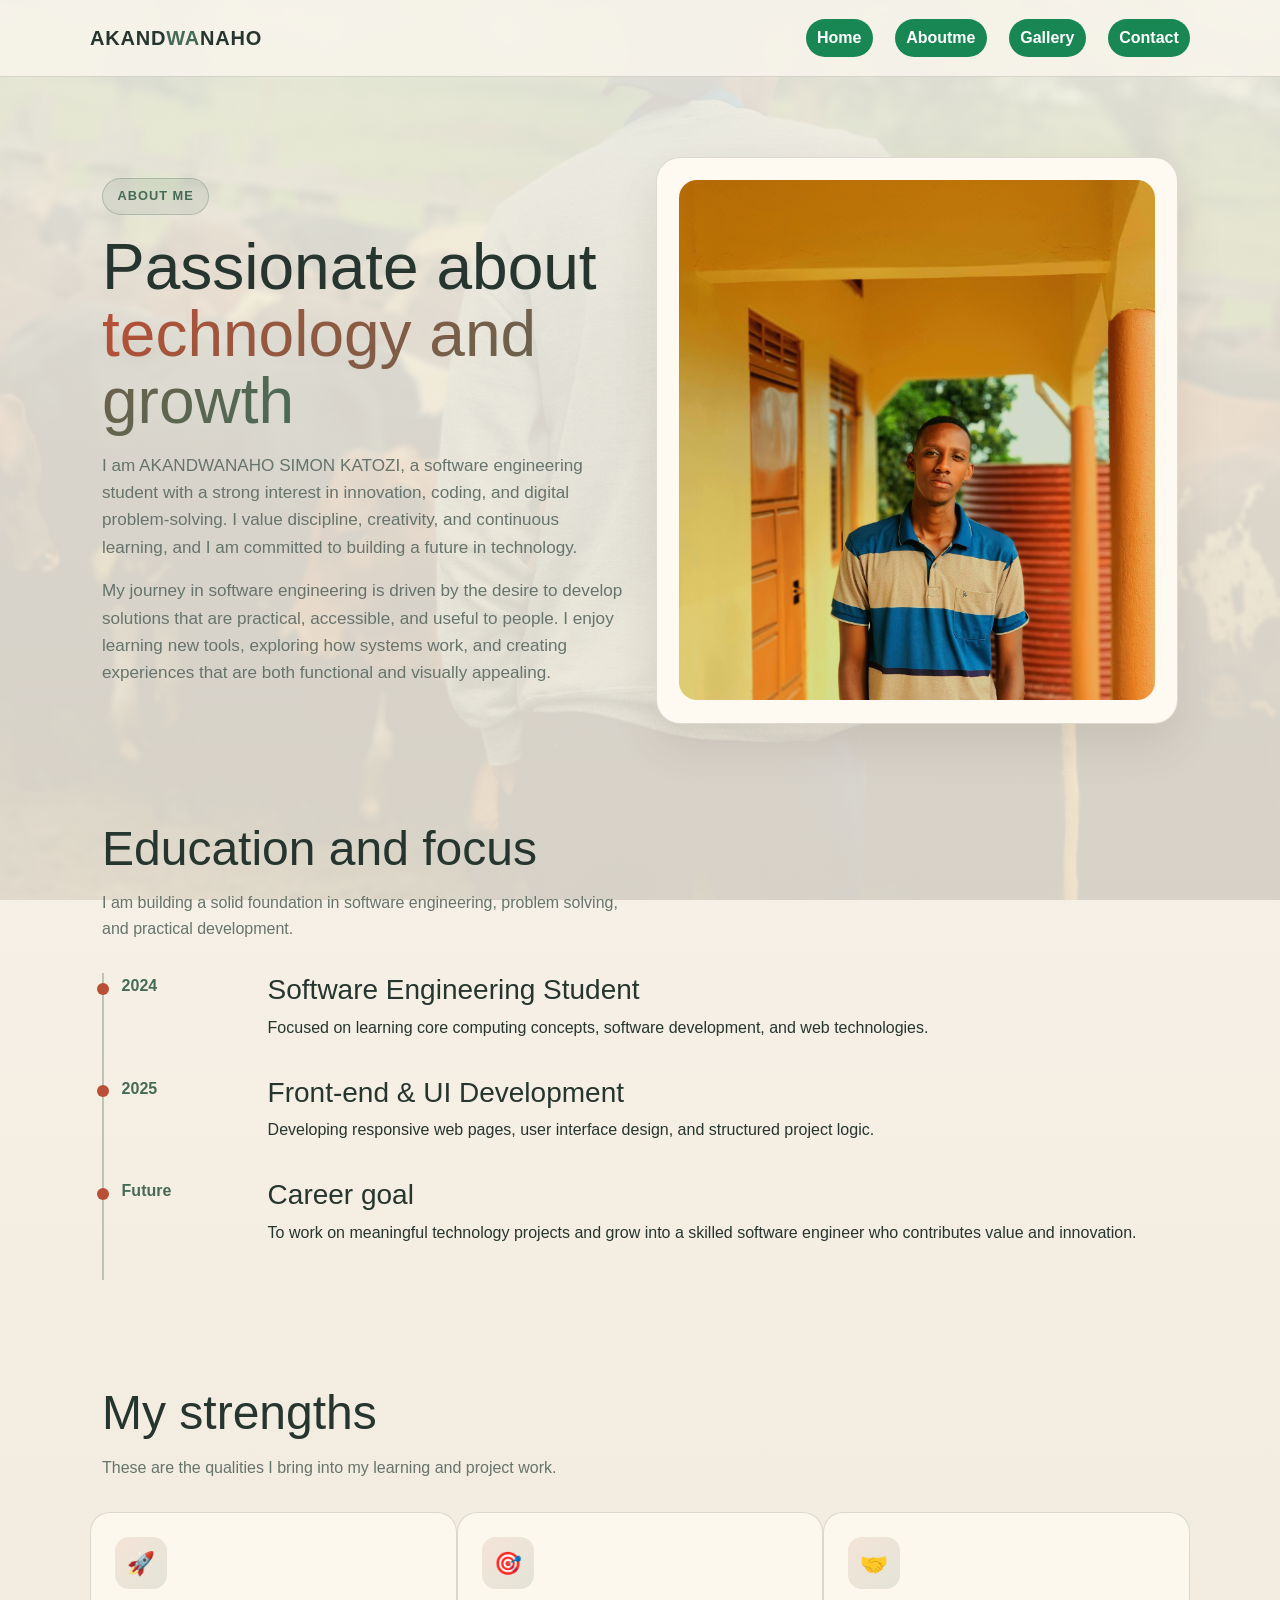
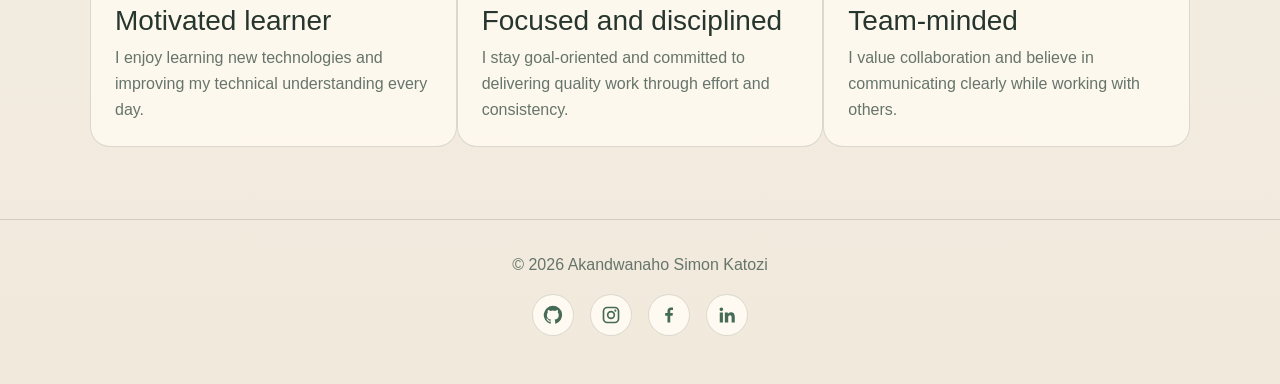
<file: aboutme.html>
<!DOCTYPE html>
<html lang="en">

<head>
    <meta charset="UTF-8">
    <meta name="viewport" content="width=device-width, initial-scale=1.0">
    <title>About Me | AKANDWANAHO SIMON KATOZI</title>
    <link href="https://cdn.jsdelivr.net/npm/bootstrap@5.3.3/dist/css/bootstrap.min.css" rel="stylesheet">
    <link rel="stylesheet" href="styles.css">
</head>

<body>
    <header class="site-header">
        <div class="container navbar">
            <a href="index.html" class="brand">AKAND<span>WA</span>NAHO</a>
            <nav class="nav-links" aria-label="Main navigation">
                <a href="index.html">Home</a>
                <a href="aboutme.html" class="active">Aboutme</a>
                <a href="gallery.html">Gallery</a>
                <a href="contact.html">Contact</a>
            </nav>
        </div>
    </header>

    <main>
        <section class="hero">
            <div class="container split">
                <div>
                    <span class="kicker">About me</span>
                    <h1>Passionate about <span class="highlight">technology and growth</span></h1>
                    <p>
                        I am AKANDWANAHO SIMON KATOZI, a software engineering student with a strong interest in
                        innovation,
                        coding, and digital problem-solving. I value discipline, creativity, and continuous learning,
                        and I am committed to building a future in technology.
                    </p>
                    <p>
                        My journey in software engineering is driven by the desire to develop solutions that are
                        practical, accessible, and useful to people.
                        I enjoy learning new tools, exploring how systems work, and creating experiences that are both
                        functional and visually appealing.
                    </p>
                </div>
                <div class="hero-panel profile-card">
                    <img src="20251207_083736.jpg" alt="Profile photo of Akandwanaho Simon Katozi">
                </div>
            </div>
        </section>

        <section>
            <div class="container">
                <div class="section-header">
                    <h2>Education and focus</h2>
                    <p>I am building a solid foundation in software engineering, problem solving, and practical
                        development.</p>
                </div>

                <div class="timeline">
                    <div class="timeline-item">
                        <div class="year">2024</div>
                        <div>
                            <h3>Software Engineering Student</h3>
                            <p>Focused on learning core computing concepts, software development, and web technologies.
                            </p>
                        </div>
                    </div>
                    <div class="timeline-item">
                        <div class="year">2025</div>
                        <div>
                            <h3>Front-end & UI Development</h3>
                            <p>Developing responsive web pages, user interface design, and structured project logic.</p>
                        </div>
                    </div>
                    <div class="timeline-item">
                        <div class="year">Future</div>
                        <div>
                            <h3>Career goal</h3>
                            <p>To work on meaningful technology projects and grow into a skilled software engineer who
                                contributes value and innovation.</p>
                        </div>
                    </div>
                </div>
            </div>
        </section>

        <section>
            <div class="container">
                <div class="section-header">
                    <h2>My strengths</h2>
                    <p>These are the qualities I bring into my learning and project work.</p>
                </div>
                <div class="skill-grid row g-4">
                    <div class="skill-item col-12 col-md-4">
                        <div class="icon">🚀</div>
                        <h3>Motivated learner</h3>
                        <p>I enjoy learning new technologies and improving my technical understanding every day.</p>
                    </div>
                    <div class="skill-item col-12 col-md-4">
                        <div class="icon">🎯</div>
                        <h3>Focused and disciplined</h3>
                        <p>I stay goal-oriented and committed to delivering quality work through effort and consistency.
                        </p>
                    </div>
                    <div class="skill-item col-12 col-md-4">
                        <div class="icon">🤝</div>
                        <h3>Team-minded</h3>
                        <p>I value collaboration and believe in communicating clearly while working with others.</p>
                    </div>
                </div>
            </div>
        </section>
    </main>

    <footer class="site-footer">
        <div class="container">
            <div>© 2026 Akandwanaho Simon Katozi</div>
            <div class="social-icons" aria-label="Social media icons">
                <span class="social-icon" role="img" aria-label="GitHub">
                    <svg viewBox="0 0 24 24" aria-hidden="true"><path d="M12 .9a11.1 11.1 0 0 0-3.51 21.63c.55.1.76-.24.76-.53v-2.08c-3.1.67-3.76-1.32-3.76-1.32-.5-1.28-1.23-1.62-1.23-1.62-1.01-.69.08-.68.08-.68 1.12.08 1.71 1.15 1.71 1.15 1 .1.69 2.08 3.03 1.46.1-.72.39-1.21.7-1.49-2.47-.28-5.07-1.24-5.07-5.5 0-1.22.44-2.21 1.15-2.99-.12-.28-.5-1.42.11-2.95 0 0 .94-.3 3.05 1.14a10.6 10.6 0 0 1 5.55 0c2.11-1.44 3.05-1.14 3.05-1.14.61 1.53.23 2.67.11 2.95.72.78 1.15 1.77 1.15 2.99 0 4.27-2.6 5.21-5.08 5.49.4.35.75 1.02.75 2.06V22c0 .29.2.63.77.52A11.1 11.1 0 0 0 12 .9Z"/></svg>
                </span>
                <span class="social-icon" role="img" aria-label="Instagram">
                    <svg viewBox="0 0 24 24" aria-hidden="true"><path d="M7.5 2h9A5.5 5.5 0 0 1 22 7.5v9a5.5 5.5 0 0 1-5.5 5.5h-9A5.5 5.5 0 0 1 2 16.5v-9A5.5 5.5 0 0 1 7.5 2Zm0 2A3.5 3.5 0 0 0 4 7.5v9A3.5 3.5 0 0 0 7.5 20h9a3.5 3.5 0 0 0 3.5-3.5v-9A3.5 3.5 0 0 0 16.5 4h-9ZM12 7a5 5 0 1 1 0 10 5 5 0 0 1 0-10Zm0 2a3 3 0 1 0 0 6 3 3 0 0 0 0-6Zm5.25-3.5a1.25 1.25 0 1 1 0 2.5 1.25 1.25 0 0 1 0-2.5Z"/></svg>
                </span>
                <span class="social-icon" role="img" aria-label="Facebook">
                    <svg viewBox="0 0 24 24" aria-hidden="true"><path d="M13.5 21v-8.2h2.76l.41-3.2H13.5V7.56c0-.93.26-1.56 1.59-1.56h1.7V3.14A22.6 22.6 0 0 0 14.31 3c-2.46 0-4.14 1.5-4.14 4.25V9.6H7.4v3.2h2.77V21h3.33Z"/></svg>
                </span>
                <span class="social-icon" role="img" aria-label="LinkedIn">
                    <svg viewBox="0 0 24 24" aria-hidden="true"><path d="M5.2 3a2.2 2.2 0 1 1 0 4.4 2.2 2.2 0 0 1 0-4.4ZM3.3 9h3.8v12H3.3V9Zm6.1 0H13v1.64h.05A4.05 4.05 0 0 1 16.7 8.7c3.9 0 4.62 2.57 4.62 5.91V21h-3.8v-5.67c0-1.35-.03-3.08-1.88-3.08-1.88 0-2.17 1.47-2.17 2.98V21H9.4V9Z"/></svg>
                </span>
            </div>
        </div>
    </footer>
</body>

</html>
</file>
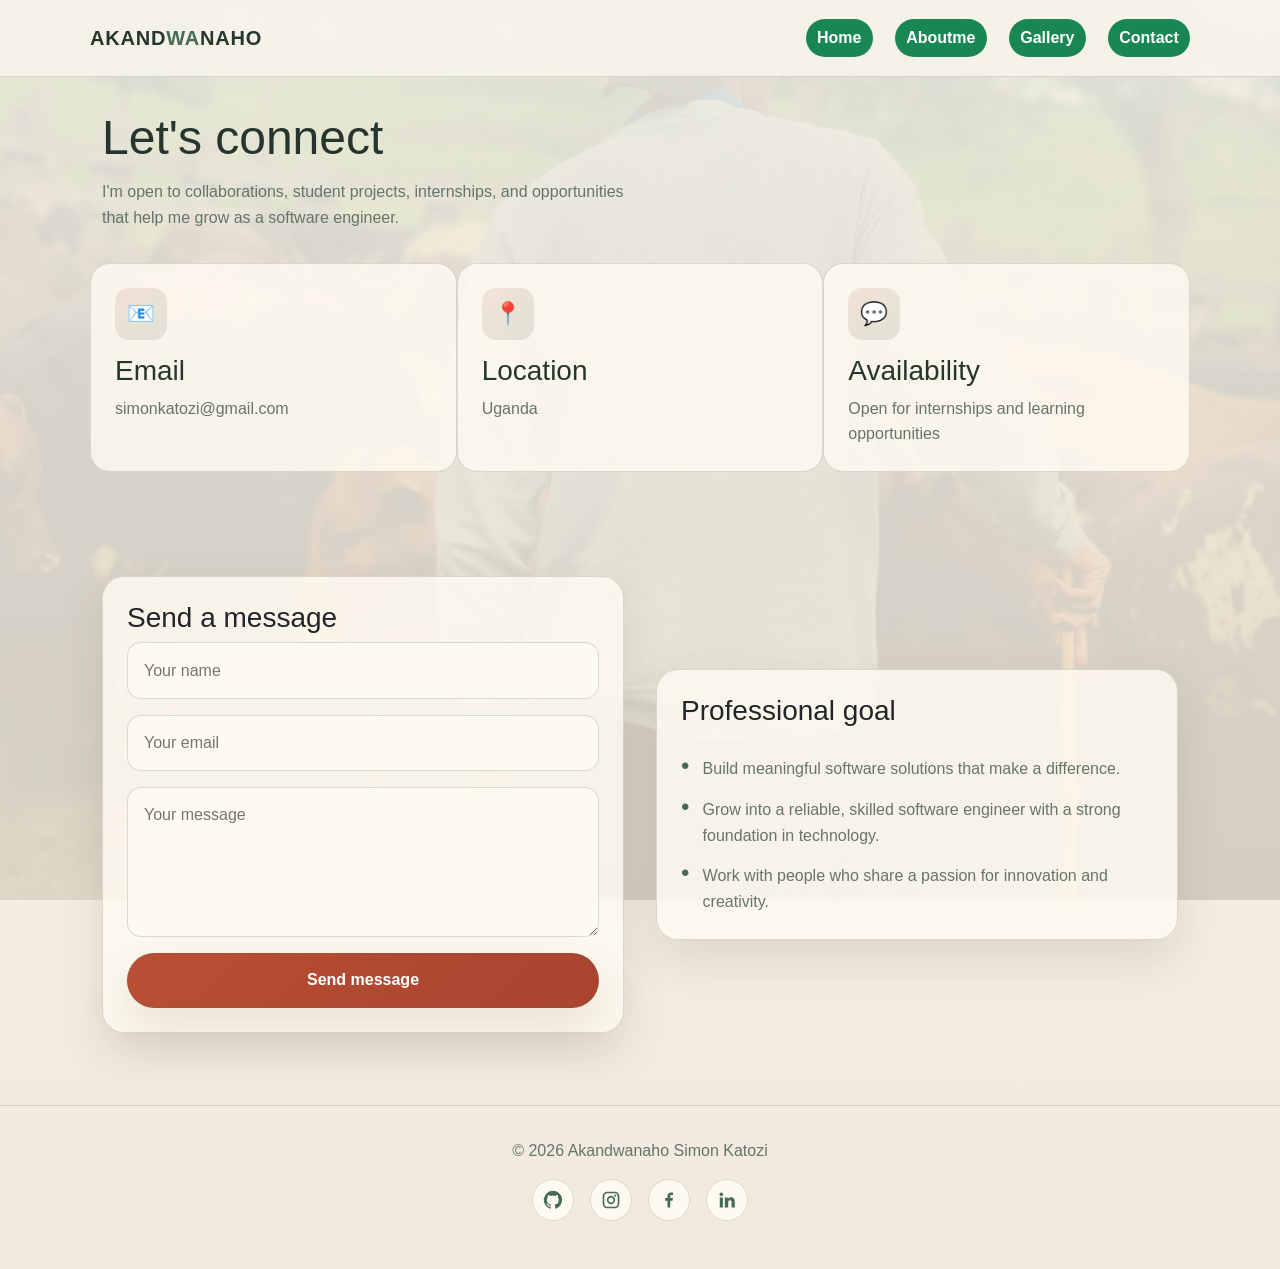
<file: contact.html>
<!DOCTYPE html>
<html lang="en">

<head>
    <meta charset="UTF-8">
    <meta name="viewport" content="width=device-width, initial-scale=1.0">
    <title>Contact | AKANDWANAHO SIMON KATOZI</title>
    <link href="https://cdn.jsdelivr.net/npm/bootstrap@5.3.3/dist/css/bootstrap.min.css" rel="stylesheet">
    <link rel="stylesheet" href="styles.css">
</head>

<body>
    <header class="site-header">
        <div class="container navbar">
            <a href="index.html" class="brand">AKAND<span>WA</span>NAHO</a>
            <nav class="nav-links" aria-label="Main navigation">
                <a href="index.html">Home</a>
                <a href="aboutme.html">Aboutme</a>
                <a href="gallery.html">Gallery</a>
                <a href="contact.html" class="active">Contact</a>
            </nav>
        </div>
    </header>

    <main>
        <section>
            <div class="container">
                <div class="section-header">
                    <h2>Let's connect</h2>
                    <p>I'm open to collaborations, student projects, internships, and opportunities that help me grow as
                        a software engineer.</p>
                </div>

                <div class="contact-grid row g-4">
                    <div class="contact-card col-12 col-md-4">
                        <div class="icon">📧</div>
                        <h3>Email</h3>
                        <p>simonkatozi@gmail.com</p>
                    </div>
                    <div class="contact-card col-12 col-md-4">
                        <div class="icon">📍</div>
                        <h3>Location</h3>
                        <p>Uganda</p>
                    </div>
                    <div class="contact-card col-12 col-md-4">
                        <div class="icon">💬</div>
                        <h3>Availability</h3>
                        <p>Open for internships and learning opportunities</p>
                    </div>
                </div>
            </div>
        </section>

        <section>
            <div class="container split">
                <div class="card">
                    <h3>Send a message</h3>
                    <form>
                        <input type="text" placeholder="Your name" aria-label="Your name">
                        <input type="email" placeholder="Your email" aria-label="Your email">
                        <textarea placeholder="Your message" aria-label="Your message"></textarea>
                        <button type="submit" class="btn btn-primary">Send message</button>
                    </form>
                </div>

                <div class="card">
                    <h3>Professional goal</h3>
                    <ul class="list">
                        <li>Build meaningful software solutions that make a difference.</li>
                        <li>Grow into a reliable, skilled software engineer with a strong foundation in technology.</li>
                        <li>Work with people who share a passion for innovation and creativity.</li>
                    </ul>
                </div>
            </div>
        </section>
    </main>

    <footer class="site-footer">
        <div class="container">
            <div>© 2026 Akandwanaho Simon Katozi</div>
            <div class="social-icons" aria-label="Social media icons">
                <span class="social-icon" role="img" aria-label="GitHub">
                    <svg viewBox="0 0 24 24" aria-hidden="true"><path d="M12 .9a11.1 11.1 0 0 0-3.51 21.63c.55.1.76-.24.76-.53v-2.08c-3.1.67-3.76-1.32-3.76-1.32-.5-1.28-1.23-1.62-1.23-1.62-1.01-.69.08-.68.08-.68 1.12.08 1.71 1.15 1.71 1.15 1 .1.69 2.08 3.03 1.46.1-.72.39-1.21.7-1.49-2.47-.28-5.07-1.24-5.07-5.5 0-1.22.44-2.21 1.15-2.99-.12-.28-.5-1.42.11-2.95 0 0 .94-.3 3.05 1.14a10.6 10.6 0 0 1 5.55 0c2.11-1.44 3.05-1.14 3.05-1.14.61 1.53.23 2.67.11 2.95.72.78 1.15 1.77 1.15 2.99 0 4.27-2.6 5.21-5.08 5.49.4.35.75 1.02.75 2.06V22c0 .29.2.63.77.52A11.1 11.1 0 0 0 12 .9Z"/></svg>
                </span>
                <span class="social-icon" role="img" aria-label="Instagram">
                    <svg viewBox="0 0 24 24" aria-hidden="true"><path d="M7.5 2h9A5.5 5.5 0 0 1 22 7.5v9a5.5 5.5 0 0 1-5.5 5.5h-9A5.5 5.5 0 0 1 2 16.5v-9A5.5 5.5 0 0 1 7.5 2Zm0 2A3.5 3.5 0 0 0 4 7.5v9A3.5 3.5 0 0 0 7.5 20h9a3.5 3.5 0 0 0 3.5-3.5v-9A3.5 3.5 0 0 0 16.5 4h-9ZM12 7a5 5 0 1 1 0 10 5 5 0 0 1 0-10Zm0 2a3 3 0 1 0 0 6 3 3 0 0 0 0-6Zm5.25-3.5a1.25 1.25 0 1 1 0 2.5 1.25 1.25 0 0 1 0-2.5Z"/></svg>
                </span>
                <span class="social-icon" role="img" aria-label="Facebook">
                    <svg viewBox="0 0 24 24" aria-hidden="true"><path d="M13.5 21v-8.2h2.76l.41-3.2H13.5V7.56c0-.93.26-1.56 1.59-1.56h1.7V3.14A22.6 22.6 0 0 0 14.31 3c-2.46 0-4.14 1.5-4.14 4.25V9.6H7.4v3.2h2.77V21h3.33Z"/></svg>
                </span>
                <span class="social-icon" role="img" aria-label="LinkedIn">
                    <svg viewBox="0 0 24 24" aria-hidden="true"><path d="M5.2 3a2.2 2.2 0 1 1 0 4.4 2.2 2.2 0 0 1 0-4.4ZM3.3 9h3.8v12H3.3V9Zm6.1 0H13v1.64h.05A4.05 4.05 0 0 1 16.7 8.7c3.9 0 4.62 2.57 4.62 5.91V21h-3.8v-5.67c0-1.35-.03-3.08-1.88-3.08-1.88 0-2.17 1.47-2.17 2.98V21H9.4V9Z"/></svg>
                </span>
            </div>
        </div>
    </footer>
</body>

</html>
</file>
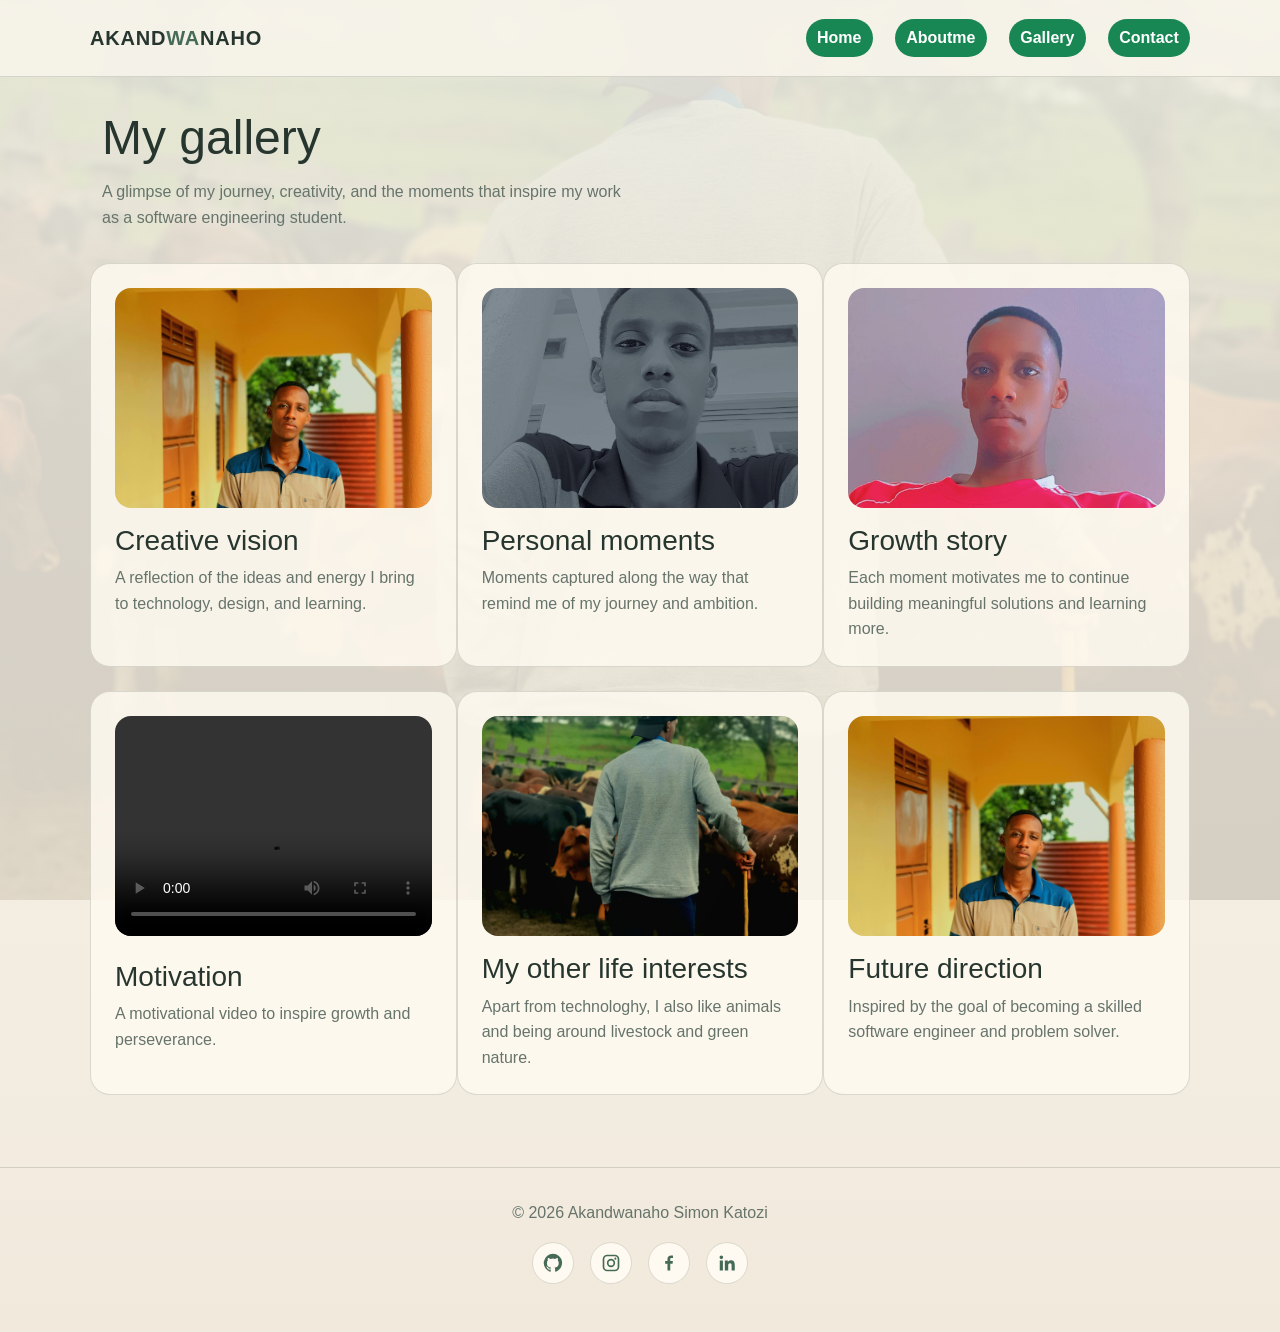
<file: gallery.html>
<!DOCTYPE html>
<html lang="en">

<head>
    <meta charset="UTF-8">
    <meta name="viewport" content="width=device-width, initial-scale=1.0">
    <title>Gallery | AKANDWANAHO SIMON KATOZI</title>
    <link href="https://cdn.jsdelivr.net/npm/bootstrap@5.3.3/dist/css/bootstrap.min.css" rel="stylesheet">
    <link rel="stylesheet" href="styles.css">
</head>

<body>
    <header class="site-header">
        <div class="container navbar">
            <a href="index.html" class="brand">AKAND<span>WA</span>NAHO</a>
            <nav class="nav-links" aria-label="Main navigation">
                <a href="index.html">Home</a>
                <a href="aboutme.html">Aboutme</a>
                <a href="gallery.html" class="active">Gallery</a>
                <a href="contact.html">Contact</a>
            </nav>
        </div>
    </header>

    <main>
        <section>
            <div class="container">
                <div class="section-header">
                    <h2>My gallery</h2>
                    <p>A glimpse of my journey, creativity, and the moments that inspire my work as a software
                        engineering student.</p>
                </div>

                <div class="gallery-grid row g-4">


                    <article class="gallery-card col-12 col-md-6 col-lg-4">
                        <img src="20251207_083736.jpg" alt="Creative self-image">
                        <h3>Creative vision</h3>
                        <p>A reflection of the ideas and energy I bring to technology, design, and learning.</p>
                    </article>

                    <article class="gallery-card col-12 col-md-6 col-lg-4">
                        <img src="Snapchat-264754363.jpg" alt="Photo from personal gallery">
                        <h3>Personal moments</h3>
                        <p>Moments captured along the way that remind me of my journey and ambition.</p>
                    </article>

                    <article class="gallery-card col-12 col-md-6 col-lg-4">
                        <img src="Snapchat-442961202.jpg" alt="Another personal photo">
                        <h3>Growth story</h3>
                        <p>Each moment motivates me to continue building meaningful solutions and learning more.</p>
                    </article>

                    <article class="gallery-card col-12 col-md-6 col-lg-4">
                        <video controls preload="metadata" aria-label="Motivational video">
                            <source src="motivation.mp4" type="video/mp4">
                            Your browser does not support the video element.
                        </video>
                        <h3>Motivation</h3>
                        <p>A motivational video to inspire growth and perseverance.</p>
                    </article>

                    <article class="gallery-card col-12 col-md-6 col-lg-4">
                        <img src="TBH.jpg" alt="Portrait of programmer in progress">
                        <h3>My other life interests</h3>
                        <p>Apart from technologhy, I also like animals and being around livestock and green nature.</p>
                    </article>

                    <article class="gallery-card col-12 col-md-6 col-lg-4">
                        <img src="20251207_083736.jpg" alt="Tech ambition image">
                        <h3>Future direction</h3>
                        <p>Inspired by the goal of becoming a skilled software engineer and problem solver.</p>
                    </article>
                </div>
            </div>
        </section>
    </main>

    <footer class="site-footer">
        <div class="container">
            <div>© 2026 Akandwanaho Simon Katozi</div>
            <div class="social-icons" aria-label="Social media icons">
                <span class="social-icon" role="img" aria-label="GitHub">
                    <svg viewBox="0 0 24 24" aria-hidden="true"><path d="M12 .9a11.1 11.1 0 0 0-3.51 21.63c.55.1.76-.24.76-.53v-2.08c-3.1.67-3.76-1.32-3.76-1.32-.5-1.28-1.23-1.62-1.23-1.62-1.01-.69.08-.68.08-.68 1.12.08 1.71 1.15 1.71 1.15 1 .1.69 2.08 3.03 1.46.1-.72.39-1.21.7-1.49-2.47-.28-5.07-1.24-5.07-5.5 0-1.22.44-2.21 1.15-2.99-.12-.28-.5-1.42.11-2.95 0 0 .94-.3 3.05 1.14a10.6 10.6 0 0 1 5.55 0c2.11-1.44 3.05-1.14 3.05-1.14.61 1.53.23 2.67.11 2.95.72.78 1.15 1.77 1.15 2.99 0 4.27-2.6 5.21-5.08 5.49.4.35.75 1.02.75 2.06V22c0 .29.2.63.77.52A11.1 11.1 0 0 0 12 .9Z"/></svg>
                </span>
                <span class="social-icon" role="img" aria-label="Instagram">
                    <svg viewBox="0 0 24 24" aria-hidden="true"><path d="M7.5 2h9A5.5 5.5 0 0 1 22 7.5v9a5.5 5.5 0 0 1-5.5 5.5h-9A5.5 5.5 0 0 1 2 16.5v-9A5.5 5.5 0 0 1 7.5 2Zm0 2A3.5 3.5 0 0 0 4 7.5v9A3.5 3.5 0 0 0 7.5 20h9a3.5 3.5 0 0 0 3.5-3.5v-9A3.5 3.5 0 0 0 16.5 4h-9ZM12 7a5 5 0 1 1 0 10 5 5 0 0 1 0-10Zm0 2a3 3 0 1 0 0 6 3 3 0 0 0 0-6Zm5.25-3.5a1.25 1.25 0 1 1 0 2.5 1.25 1.25 0 0 1 0-2.5Z"/></svg>
                </span>
                <span class="social-icon" role="img" aria-label="Facebook">
                    <svg viewBox="0 0 24 24" aria-hidden="true"><path d="M13.5 21v-8.2h2.76l.41-3.2H13.5V7.56c0-.93.26-1.56 1.59-1.56h1.7V3.14A22.6 22.6 0 0 0 14.31 3c-2.46 0-4.14 1.5-4.14 4.25V9.6H7.4v3.2h2.77V21h3.33Z"/></svg>
                </span>
                <span class="social-icon" role="img" aria-label="LinkedIn">
                    <svg viewBox="0 0 24 24" aria-hidden="true"><path d="M5.2 3a2.2 2.2 0 1 1 0 4.4 2.2 2.2 0 0 1 0-4.4ZM3.3 9h3.8v12H3.3V9Zm6.1 0H13v1.64h.05A4.05 4.05 0 0 1 16.7 8.7c3.9 0 4.62 2.57 4.62 5.91V21h-3.8v-5.67c0-1.35-.03-3.08-1.88-3.08-1.88 0-2.17 1.47-2.17 2.98V21H9.4V9Z"/></svg>
                </span>
            </div>
        </div>
    </footer>
</body>

</html>
</file>
<file: styles.css>
:root {
  --bg: #f5f0e6;
  --bg-soft: #ece4d5;
  --panel: #fffaf1;
  --primary: #b94f35;
  --primary-2: #456b57;
  --accent: #c58a3c;
  --text: #26352e;
  --muted: #66746b;
  --border: rgba(83, 93, 75, 0.2);
  --shadow: 0 20px 45px rgba(76, 60, 38, 0.12);
}

* {
  box-sizing: border-box;
}

html {
  scroll-behavior: smooth;
}

body {
  margin: 0;
  font-family: "Segoe UI", Tahoma, Geneva, Verdana, sans-serif;
  background:
    linear-gradient(rgba(248, 244, 235, 0.88), rgba(239, 230, 215, 0.88)),
    url("TBH.jpg") center / cover fixed;
  color: var(--text);
  line-height: 1.6;
}

a {
  color: inherit;
  text-decoration: none;
}

img {
  max-width: 100%;
  display: block;
}

.container {
  width: min(1100px, 90%);
  margin: 0 auto;
}

.site-header {
  position: sticky;
  top: 0;
  z-index: 100;
  backdrop-filter: blur(14px);
  background: rgba(248, 244, 235, 0.88);
  border-bottom: 1px solid var(--border);
}

.navbar {
  display: flex;
  justify-content: space-between;
  align-items: center;
  min-height: 76px;
}

.brand {
  font-size: 1.25rem;
  font-weight: 800;
  letter-spacing: 0.04em;
}

.brand span {
  color: var(--primary-2);
}

.nav-links {
  display: flex;
  align-items: center;
  gap: 1.4rem;
  flex-wrap: wrap;
}

.nav-links a {
  display: inline-block;
  padding: 0.4rem 0.7rem;
  border-radius: 999px;
  background-color: var(--bs-success, #198754);
  color: #fff;
  font-weight: 600;
  transition: color 0.2s ease, background-color 0.2s ease, transform 0.2s ease;
}

.nav-links a:hover,
.nav-links a.active {
  color: #fff;
}

.nav-links a:hover {
  background-color: #146c43;
  transform: translateY(-2px);
}

.nav-links a:focus-visible {
  outline: 2px solid var(--primary-2);
  outline-offset: 3px;
}

.btn {
  display: inline-flex;
  align-items: center;
  justify-content: center;
  padding: 0.9rem 1.5rem;
  border-radius: 999px;
  border: 1px solid var(--border);
  font-weight: 700;
  transition: transform 0.2s ease, box-shadow 0.2s ease;
}

.btn:hover {
  transform: translateY(-2px);
}

.btn-primary {
  background: linear-gradient(135deg, var(--primary), #a9442f);
  color: #fff;
  box-shadow: var(--shadow);
}

.btn-secondary {
  background: transparent;
  color: var(--text);
}

.hero {
  padding: 5rem 0 4rem;
}

.kicker {
  display: inline-block;
  color: var(--primary-2);
  background: rgba(69, 107, 87, 0.1);
  border: 1px solid rgba(69, 107, 87, 0.28);
  border-radius: 999px;
  padding: 0.45rem 0.9rem;
  font-size: 0.8rem;
  font-weight: 700;
  letter-spacing: 0.08em;
  text-transform: uppercase;
}

.hero h1 {
  font-size: clamp(2.6rem, 5vw, 4.7rem);
  line-height: 1.05;
  margin: 1.2rem 0 1rem;
}

.hero h1 .highlight {
  background: linear-gradient(135deg, var(--primary), var(--primary-2));
  -webkit-background-clip: text;
  color: transparent;
}

.hero p {
  color: var(--muted);
  max-width: 60ch;
  font-size: 1.07rem;
}

.hero-actions {
  display: flex;
  flex-wrap: wrap;
  gap: 1rem;
  margin-top: 2rem;
}

.hero-panel {
  background: var(--panel);
  border: 1px solid var(--border);
  border-radius: 24px;
  box-shadow: var(--shadow);
  padding: 1.4rem;
}

.profile-card {
  overflow: hidden;
}

.profile-card img {
  border-radius: 18px;
  width: 100%;
  height: 520px;
  object-fit: cover;
}

.tagline {
  display: flex;
  justify-content: space-between;
  align-items: center;
  padding: 1rem 0 0.2rem;
  color: var(--muted);
  font-size: 0.85rem;
}

.metrics {
  display: grid;
  grid-template-columns: repeat(3, minmax(0, 1fr));
  gap: 1rem;
  margin-top: 2.5rem;
}

.metric {
  background: rgba(255, 250, 241, 0.9);
  border: 1px solid var(--border);
  border-radius: 18px;
  padding: 1.2rem 1rem;
}

.metric strong {
  display: block;
  font-size: 1.65rem;
  margin-bottom: 0.35rem;
}

.metric span {
  color: var(--muted);
}

section {
  padding: 2rem 0 4.5rem;
}

.section-header {
  margin-bottom: 2rem;
}

.section-header h2 {
  font-size: clamp(2rem, 4vw, 3rem);
  margin: 0 0 0.8rem;
}

.section-header p {
  max-width: 60ch;
  color: var(--muted);
}

.split {
  display: grid;
  grid-template-columns: 1fr 1fr;
  gap: 2rem;
  align-items: center;
}

.card {
  background: rgba(255, 250, 241, 0.82);
  border: 1px solid var(--border);
  border-radius: 22px;
  padding: 1.5rem;
  box-shadow: var(--shadow);
}

.list {
  list-style: none;
  margin: 1.3rem 0 0;
  padding: 0;
  display: grid;
  gap: 0.95rem;
}

.list li {
  color: var(--muted);
  padding-left: 1.35rem;
  position: relative;
}

.list li::before {
  content: "•";
  position: absolute;
  left: 0;
  color: var(--primary-2);
  font-size: 1.5rem;
  line-height: 1;
  top: -2px;
}

.project-grid {
  display: grid;
  grid-template-columns: repeat(3, minmax(0, 1fr));
  gap: 1.4rem;
}

.skill-item,
.project-card,
.gallery-card,
.contact-card {
  background: rgba(255, 250, 241, 0.82);
  border: 1px solid var(--border);
  border-radius: 20px;
  padding: 1.5rem;
}

.skill-item h3,
.project-card h3,
.gallery-card h3,
.contact-card h3 {
  margin-top: 0;
  margin-bottom: 0.5rem;
}

.skill-item p,
.project-card p,
.gallery-card p,
.contact-card p {
  color: var(--muted);
  margin: 0;
}

.icon {
  width: 52px;
  height: 52px;
  display: grid;
  place-items: center;
  border-radius: 14px;
  background: linear-gradient(135deg, rgba(185, 79, 53, 0.12), rgba(69, 107, 87, 0.14));
  color: var(--primary);
  font-size: 1.4rem;
  margin-bottom: 0.9rem;
}

.timeline {
  margin-top: 2rem;
}

.timeline-item {
  display: grid;
  grid-template-columns: 130px 1fr;
  gap: 1rem;
  border-left: 2px solid rgba(69, 107, 87, 0.32);
  padding: 0 0 1.2rem 1.1rem;
  position: relative;
}

.timeline-item::before {
  content: "";
  width: 12px;
  height: 12px;
  background: var(--primary);
  border-radius: 50%;
  position: absolute;
  left: -7px;
  top: 0.6rem;
}

.timeline-item .year {
  color: var(--primary-2);
  font-weight: 700;
}

.gallery-card img,
.gallery-card video,
.project-card img {
  width: 100%;
  height: 220px;
  object-fit: cover;
  border-radius: 16px;
  margin-bottom: 1rem;
}

form {
  display: grid;
  gap: 1rem;
}

input,
textarea {
  width: 100%;
  background: rgba(255, 250, 241, 0.95);
  color: var(--text);
  border: 1px solid var(--border);
  border-radius: 14px;
  padding: 0.9rem 1rem;
  font: inherit;
}

textarea {
  min-height: 150px;
  resize: vertical;
}

.site-footer {
  padding: 2rem 0 3rem;
  border-top: 1px solid var(--border);
  color: var(--muted);
  text-align: center;
}

.social-icons {
  display: flex;
  justify-content: center;
  gap: 1rem;
  margin-top: 1rem;
}

.social-icon {
  display: grid;
  place-items: center;
  width: 42px;
  height: 42px;
  border: 1px solid var(--border);
  border-radius: 50%;
  color: var(--primary-2);
  background: var(--panel);
  transition: transform 0.2s ease, color 0.2s ease, background-color 0.2s ease;
}

.social-icon svg {
  width: 20px;
  height: 20px;
  fill: currentColor;
}

.social-icon:hover {
  transform: translateY(-5px) scale(1.08);
  color: #fff;
  background: var(--primary);
}

@media (max-width: 820px) {
  .hero-grid,
  .split,
  .project-grid {
    grid-template-columns: 1fr;
  }

  .metrics {
    grid-template-columns: 1fr;
  }

  .nav-links {
    gap: 0.7rem 1rem;
    font-size: 0.9rem;
  }

  .navbar {
    flex-direction: column;
    padding: 1rem 0;
    gap: 0.7rem;
  }

  .hero {
    padding-top: 3rem;
  }
}
</file>
